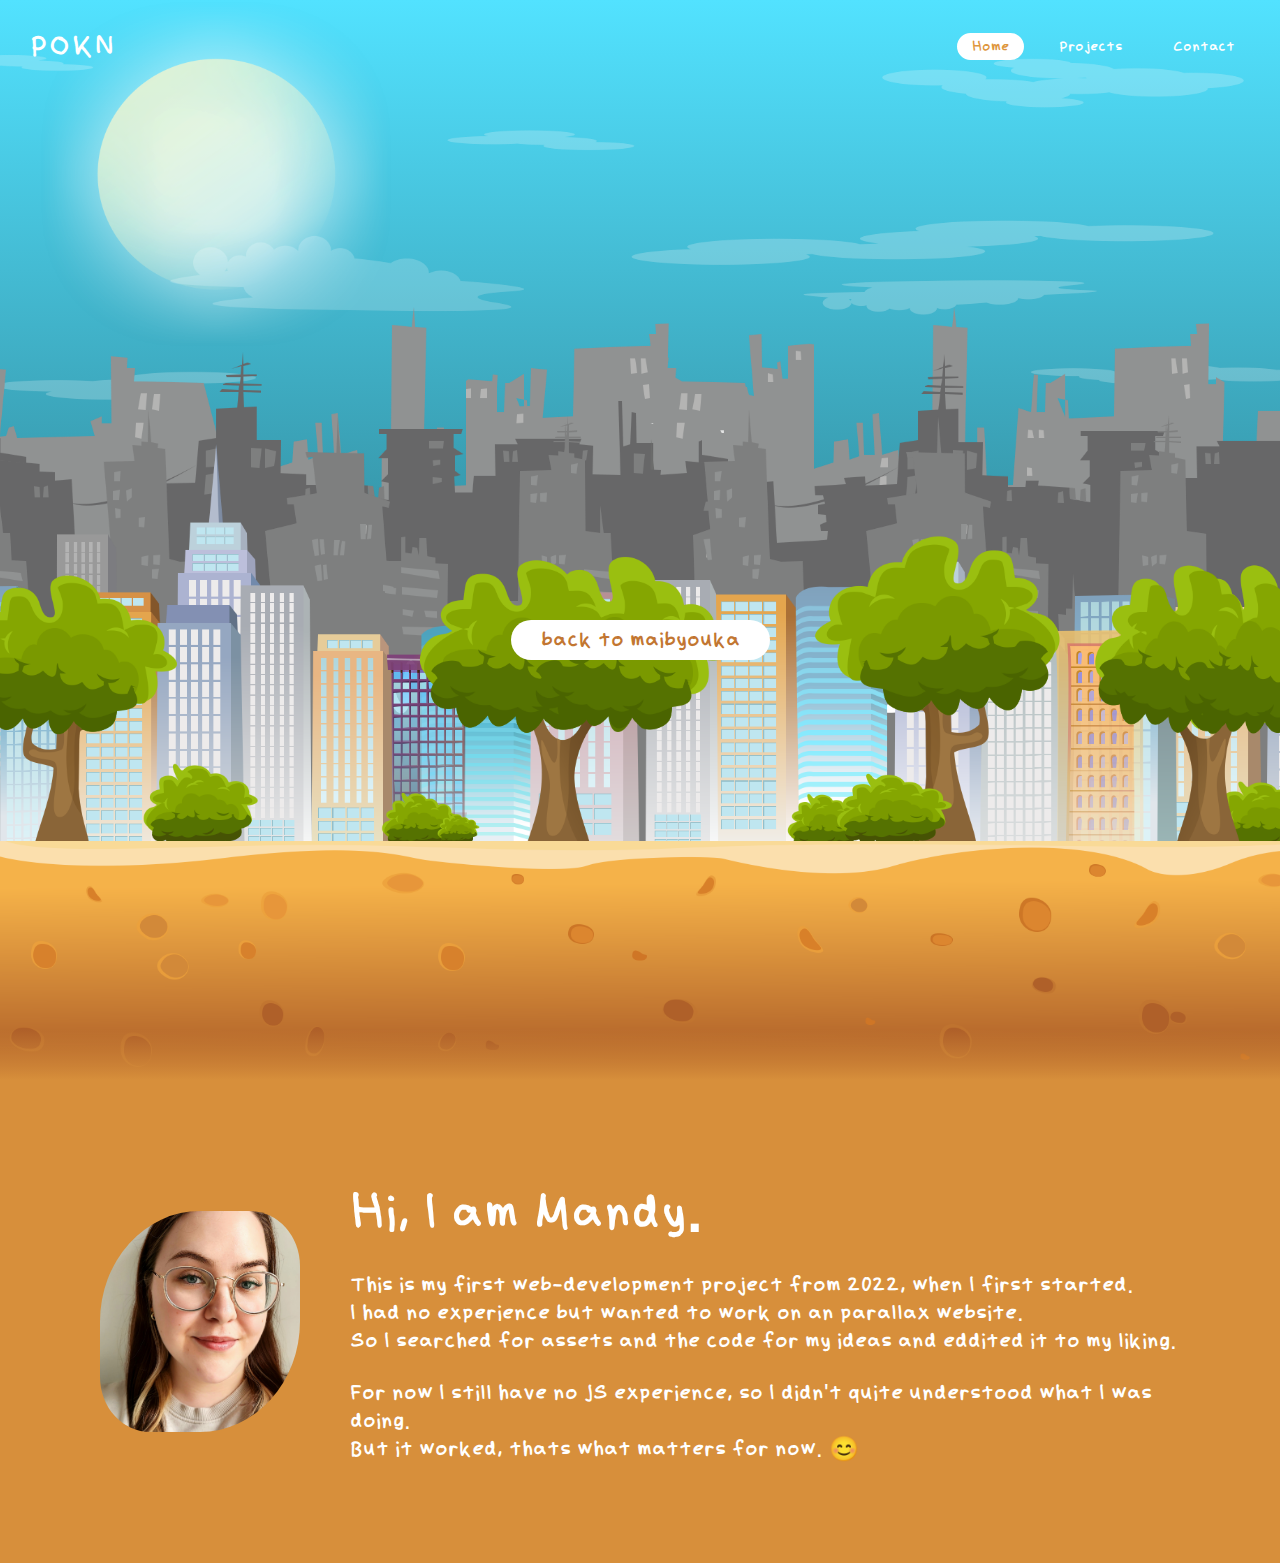
<file: Project_1_Pokn/index.html>
<!DOCTYPE html>
<html lang="en">
<head>
    <meta charset="UTF-8">
    <meta http-equiv="X-UA-Compatible" content="IE=edge">
    <meta name="viewport" content="width=device-width, initial-scale=1.0">
    <title>Pokn</title>
    <link rel="stylesheet" href="css/index-style.css">

    <style>
        @font-face { font-family: myfont; src: url('font/myfont-regular.otf'); } 
        @font-face { font-family: myfont; font-weight: bold; src: url('font/myfont-regular.otf');}
    </style>

</head>
<body>
    <header>
        <a href="index.html" class="logo">POKN</a>
        <ul>
            <li><a href="index.html" class="active">Home</a></li>
            <li><a href="projects.html">Projects</a></li>
            <li><a href="contact.html">Contact</a></li>
        </ul>
    </header>  
    <section>
        <img src="images/skyline_shadow3_layer_6.png" id="skyline_shadow3_layer_6">
        <img src="images/sky_layer_7.png" id="sky_layer_7">
        <img src="images/skyline_shadow2_layer_5.png" id="skyline_shadow2_layer_5">
        <img src="images/skyline_shadow_layer_4.png" id="skyline_shadow_layer_4">
        <img src="images/skyline_layer_3.png" id="skyline_layer_3">
        <h2 id="text">Welcome here!</h2>
        <a href="../index.html" id="btn">back to maibyouka</a>
        <img src="images/trees_layer_2.png" id="trees_layer_2">
        <img src="images/ground_layer_1.png" id="ground_layer_1">
    </section>
    <div class="sec" id="sec">
                <img src="images/Foto .jpg">
                <div class="sec-text">
                    <h2>Hi, I am Mandy.</h2><br>
                     <p>This is my first web-development project from 2022, when I first started.<br>
                        I had no experience but wanted to work on an parallax website.<br>
                        So I searched for assets and the code for my ideas and eddited it to my liking.<br>
                        <br>
                        For now I still have no JS experience, so I didn't quite understood what I was doing.<br>
                        But it worked, thats what matters for now. 😊
                </p>
                </div>
    </div>

    <script>
        let skyline_shadow3_layer_6 = document.getElementById('skyline_shadow3_layer_6');
   //     let sky_layer_7 = document.getElementById('sky_layer_7');
        let skyline_shadow2_layer_5 = document.getElementById('skyline_shadow2_layer_5');
        let skyline_shadow_layer_4 = document.getElementById('skyline_shadow_layer_4');
        let skyline_layer_3 = document.getElementById('skyline_layer_3');
        let text = document.getElementById('text');
        let btn = document.getElementById('btn');
        let trees_layer_2 = document.getElementById('trees_layer_2');
        let ground_layer_1 = document.getElementById('ground_layer_1');
        let header = document.querySelector('header');

        window.addEventListener('scroll' , function(){
            let value = window.scrollY;
            skyline_shadow3_layer_6.style.top = value * 0.7 + 'px';
        //    sky_layer_7.style.top = value * 1.05 + 'px';
            skyline_shadow2_layer_5.style.top = value * 0.6 + 'px';
            skyline_shadow_layer_4.style.top = value * 0.5 + 'px';
            skyline_layer_3.style.top = value * 0.4 + 'px';
            trees_layer_2.style.top = value * 0,3 + 'px';
            ground_layer_1.style.top = value * 0 + 'px';
            text.style.bottom = value * 3.5 + 'px';
        //    text.style.marginTop = value * 1.5 + 'px';
            btn.style.marginTop = value * 2 + 'px';
            header.style.top = value * 0.5 + 'px';
        }) 
    </script>
</body>
</html>
</file>
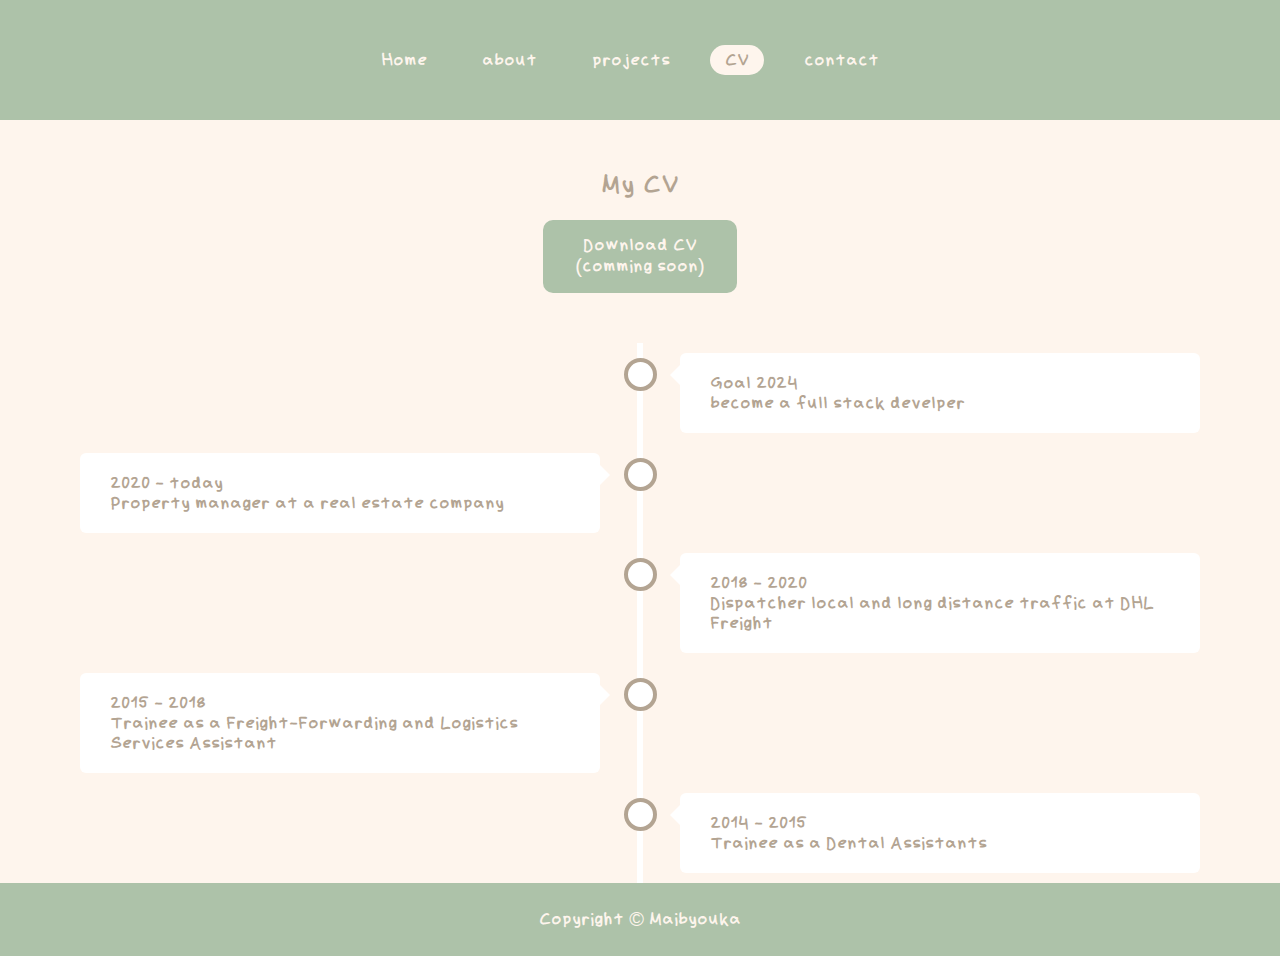
<file: cv.html>
<!DOCTYPE html>
<html lang="en">
<head>
  <meta charset="UTF-8">
  <meta name="viewport" content="width=device-width, initial-scale=1.0">
  <title>Maibyouka</title>
  <link rel="stylesheet" href="./css/cv.css">
</head>

<body id="all-backgrounds">
  <header>

    <nav>
      <ul>
        <li><a href="./index.html">Home</a></li>
        <li><a href="./about.html">about</a></li>
        <li><a href="./projects.html">projects</a></li>
        <li><a class="active" href="./cv.html">CV</a></li>
        <li><a href="./contact.html">contact</a></li>
        
      </ul>
    </nav>

  </header>

  <main>
    <div class="resume">
        <h2>My CV</h2><br>
        <button>Download CV<br>
        (comming soon)</button><br>
    </div>

    <div class="timeline">

      <div class="container right">
        <div class="content">
          <h2>Goal 2024</h2>
          <p>become a full stack develper</p>
        </div>
      </div>

      <div class="container left">
        <div class="content">
          <h2>2020 - today</h2>
          <p>Property manager at a real estate company</p>
        </div>
      </div>

      <div class="container right">
        <div class="content">
          <h2>2018 - 2020</h2>
          <p>Dispatcher local and long distance traffic at DHL Freight</p>
        </div>
      </div>

      <div class="container left">
        <div class="content">
          <h2>2015 - 2018</h2>
          <p>Trainee as a Freight-Forwarding and Logistics Services Assistant </p>
        </div>
      </div>

      <div class="container right">
        <div class="content">
          <h2>2014 - 2015</h2>
          <p>Trainee as a Dental Assistants</p>
        </div>
      </div>

    </div> 

  </main>

  <footer>
    <p>Copyright © Maibyouka</p>
  </footer>

  </body>
  </html>
</file>
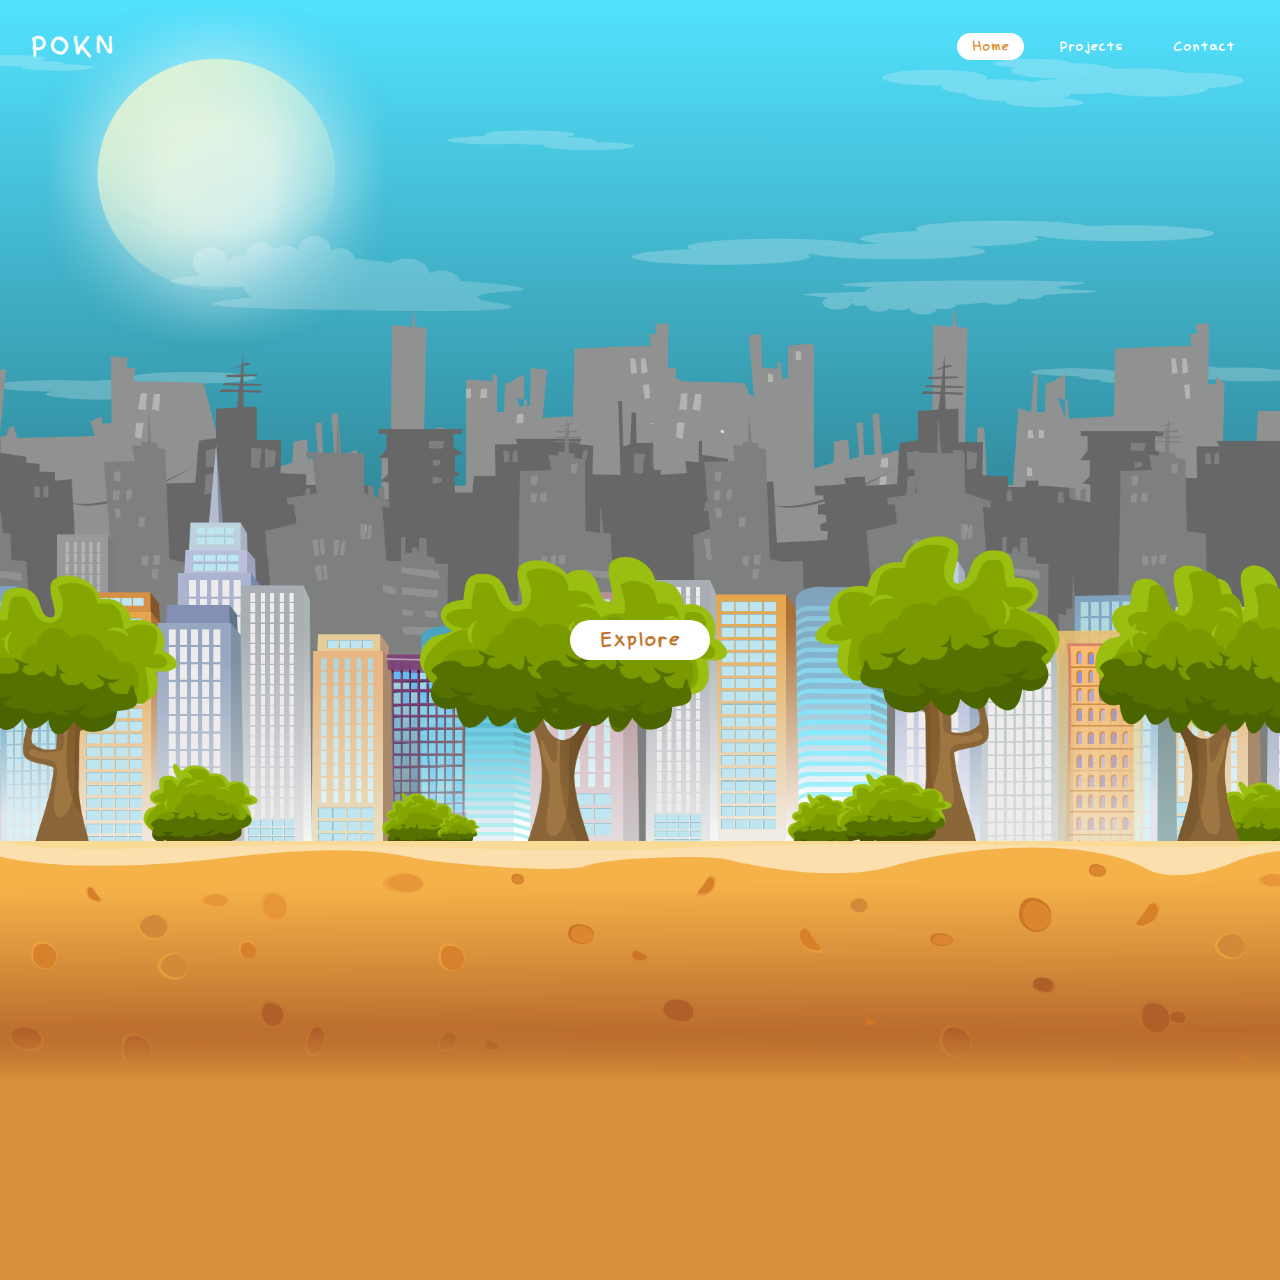
<file: Project_1_Pokn/contact.html>
<!DOCTYPE html>
<html lang="en">
<head>
    <meta charset="UTF-8">
    <meta http-equiv="X-UA-Compatible" content="IE=edge">
    <meta name="viewport" content="width=device-width, initial-scale=1.0">
    <title>Document</title>
    <link rel="stylesheet" href="css/index-style.css">

    <style>
        @font-face { font-family: myfont; src: url('font/myfont-regular.otf'); } 
        @font-face { font-family: myfont; font-weight: bold; src: url('font/myfont-regular.otf');}
    </style>

</head>
<body>
    <header>
        <a href="index.html" class="logo">POKN</a>
        <ul>
            <li><a href="index.html" class="active">Home</a></li>
            <li><a href="projects.html">Projects</a></li>
            <li><a href="contact.html">Contact</a></li>
        </ul>
    </header>  
    <section>
        <img src="images/skyline_shadow3_layer_6.png" id="skyline_shadow3_layer_6">
        <img src="images/sky_layer_7.png" id="sky_layer_7">
        <img src="images/skyline_shadow2_layer_5.png" id="skyline_shadow2_layer_5">
        <img src="images/skyline_shadow_layer_4.png" id="skyline_shadow_layer_4">
        <img src="images/skyline_layer_3.png" id="skyline_layer_3">
        <h2 id="text">Contact</h2>
        <a href="projects.html" id="btn">Explore</a>
        <img src="images/trees_layer_2.png" id="trees_layer_2">
        <img src="images/ground_layer_1.png" id="ground_layer_1">
    </section>
    <div class="sec" id="sec">
        <div class="sec-text">
        <p>

        </p>
        </div>
    </div>

    <script>
        let skyline_shadow3_layer_6 = document.getElementById('skyline_shadow3_layer_6');
   //     let sky_layer_7 = document.getElementById('sky_layer_7');
        let skyline_shadow2_layer_5 = document.getElementById('skyline_shadow2_layer_5');
        let skyline_shadow_layer_4 = document.getElementById('skyline_shadow_layer_4');
        let skyline_layer_3 = document.getElementById('skyline_layer_3');
        let text = document.getElementById('text');
        let btn = document.getElementById('btn');
        let trees_layer_2 = document.getElementById('trees_layer_2');
        let ground_layer_1 = document.getElementById('ground_layer_1');
        let header = document.querySelector('header');

        window.addEventListener('scroll' , function(){
            let value = window.scrollY;
            skyline_shadow3_layer_6.style.top = value * 0.7 + 'px';
        //    sky_layer_7.style.top = value * 1.05 + 'px';
            skyline_shadow2_layer_5.style.top = value * 0.6 + 'px';
            skyline_shadow_layer_4.style.top = value * 0.5 + 'px';
            skyline_layer_3.style.top = value * 0.4 + 'px';
            trees_layer_2.style.top = value * 0,3 + 'px';
            ground_layer_1.style.top = value * 0 + 'px';
            text.style.bottom = value * 3.5 + 'px';
        //    text.style.marginTop = value * 1.5 + 'px';
            btn.style.marginTop = value * 2 + 'px';
            header.style.top = value * 0.5 + 'px';
        }) 
    </script>
</body>
</html>
</file>
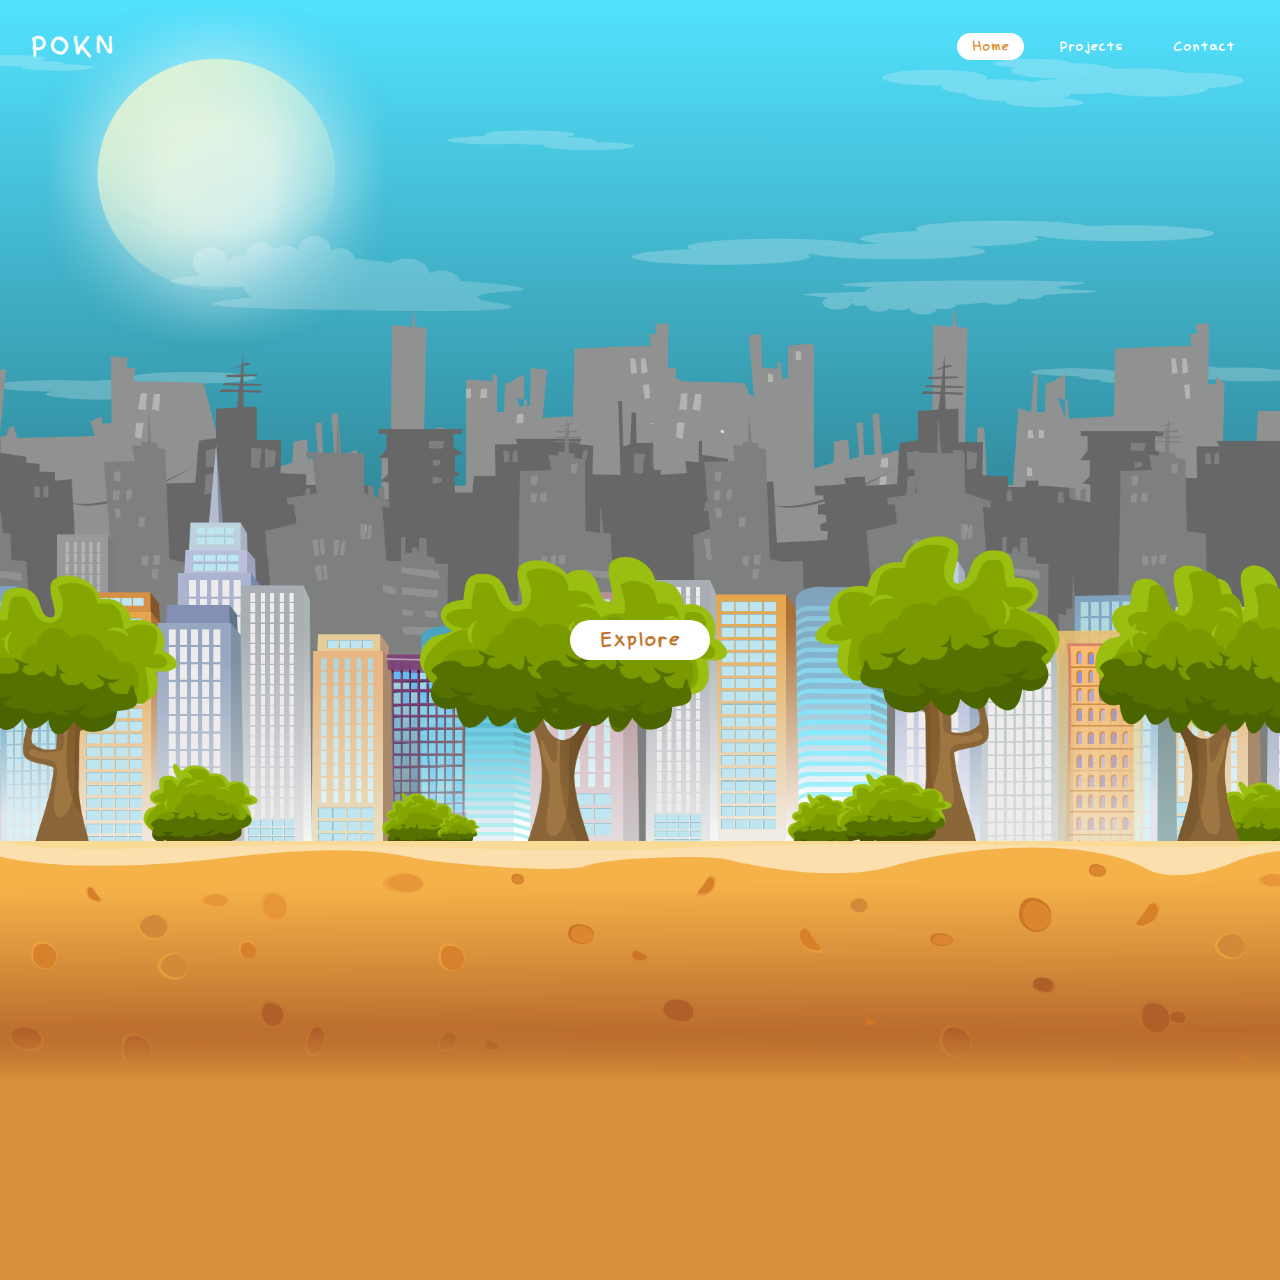
<file: Project_1_Pokn/projects.html>
<!DOCTYPE html>
<html lang="en">
<head>
    <meta charset="UTF-8">
    <meta http-equiv="X-UA-Compatible" content="IE=edge">
    <meta name="viewport" content="width=device-width, initial-scale=1.0">
    <title>Document</title>
    <link rel="stylesheet" href="css/index-style.css">

    <style>
        @font-face { font-family: myfont; src: url('font/myfont-regular.otf'); } 
        @font-face { font-family: myfont; font-weight: bold; src: url('font/myfont-regular.otf');}
    </style>

</head>
<body>
    <header>
        <a href="index.html" class="logo">POKN</a>
        <ul>
            <li><a href="index.html" class="active">Home</a></li>
            <li><a href="projects.html">Projects</a></li>
            <li><a href="contact.html">Contact</a></li>
        </ul>
    </header>  
    <section>
        <img src="images/skyline_shadow3_layer_6.png" id="skyline_shadow3_layer_6">
        <img src="images/sky_layer_7.png" id="sky_layer_7">
        <img src="images/skyline_shadow2_layer_5.png" id="skyline_shadow2_layer_5">
        <img src="images/skyline_shadow_layer_4.png" id="skyline_shadow_layer_4">
        <img src="images/skyline_layer_3.png" id="skyline_layer_3">
        <h2 id="text">Projects</h2>
        <a href="projects.html" id="btn">Explore</a>
        <img src="images/trees_layer_2.png" id="trees_layer_2">
        <img src="images/ground_layer_1.png" id="ground_layer_1">
    </section>
    <div class="sec" id="sec">
        <div class="sec-text">
         <p>

        </p>
        </div>
    </div>

    <script>
        let skyline_shadow3_layer_6 = document.getElementById('skyline_shadow3_layer_6');
   //     let sky_layer_7 = document.getElementById('sky_layer_7');
        let skyline_shadow2_layer_5 = document.getElementById('skyline_shadow2_layer_5');
        let skyline_shadow_layer_4 = document.getElementById('skyline_shadow_layer_4');
        let skyline_layer_3 = document.getElementById('skyline_layer_3');
        let text = document.getElementById('text');
        let btn = document.getElementById('btn');
        let trees_layer_2 = document.getElementById('trees_layer_2');
        let ground_layer_1 = document.getElementById('ground_layer_1');
        let header = document.querySelector('header');

        window.addEventListener('scroll' , function(){
            let value = window.scrollY;
            skyline_shadow3_layer_6.style.top = value * 0.7 + 'px';
        //    sky_layer_7.style.top = value * 1.05 + 'px';
            skyline_shadow2_layer_5.style.top = value * 0.6 + 'px';
            skyline_shadow_layer_4.style.top = value * 0.5 + 'px';
            skyline_layer_3.style.top = value * 0.4 + 'px';
            trees_layer_2.style.top = value * 0,3 + 'px';
            ground_layer_1.style.top = value * 0 + 'px';
            text.style.bottom = value * 3.5 + 'px';
        //    text.style.marginTop = value * 1.5 + 'px';
            btn.style.marginTop = value * 2 + 'px';
            header.style.top = value * 0.5 + 'px';
        }) 
    </script>
</body>
</html>
</file>
<file: Project_1_Pokn/css/index-style.css>
* {
    margin: 0;
    padding: 0;
    box-sizing: border-box;
    font-family: 'myfont', sans-serif;
    scroll-behavior: smooth;
}
body {
    min-height: 50vh;
    background: linear-gradient(#52e2ff, #000000);
    overflow-x: hidden;
}
header {
    position: absolute;
    top: 0;
    left: 0;
    width: 100%;
    padding: 30px 30px;
    display: flex;
    justify-content: space-between;
    align-items: center;
    z-index: 10000;
}
header .logo {
    color: #fff;
    font-weight: 700;
    text-decoration: none;
    font-size: 2em;
    text-transform: uppercase;
    letter-spacing: 2px;
}
header ul {
    display: flex;
    justify-content: center;
    align-items: center;
}
header ul li {
    list-style: none;
    margin-left: 20px;
}
header ul li a {
    text-decoration: none;
    padding: 6px 15px;
    color: #fff;
    border-radius: 20px;
}
header ul li a:hover  , 
header ul li a.active {
    background: #fff;
    color: #DE973E;
}
section {
    position: relative;
    width: 100%;
    height: 120vh;
    padding: 100px;
    display: flex;
    justify-content: center;
    align-items: center;
    overflow: hidden;
}
section::before {
    content: '';
    position: absolute;
    bottom: 0;
    width: 100%;
    height: 50px;
    background: linear-gradient(to top, #D78F3B, transparent);
    z-index: 1000;
}
section img {
    position: absolute;
    top: 0;
    left: 0;
    width: 100%;
    height: 100%;
    object-fit: cover;
    pointer-events: none;
}
section img#skyline_shadow3_layer_6 {
    z-index: 8;
}
section img#skyline_shadow2_layer_5 {
    z-index: 9;
}
section img#skyline_shadow_layer_4 {
    z-index: 10;
}
section img#skyline_layer_3 {
    z-index: 11;
}
section img#sky_layer_7 {
    display: flex;
    justify-content: center;
    align-items: center;
}
section img#ground_layer_1 {
    z-index: 14;
    position: absolute;
}
section img#trees_layer_2 {
    z-index: 12;
    position: absolute;
}
#text {
    position: absolute;
    margin: 10vh;
    padding: 10px;
    color: #fff;
    white-space: nowrap;
    font-size: 7.5vw;
    z-index: 10;
    transform: translateY(150px);
}
#btn {
    text-decoration: none;
    display: inline-block;
    padding: 8px 30px;
    border-radius: 40px;
    background: #fff;
    color: #C27631;
    font-size: 1.5em;
    z-index: 13;
    transform: translateY(100px);
}
.sec {
    position: relative;
    padding: 100px;
    background: #D78F3B;
    display: flex;
    align-items: center;
}
.sec h2 {
    font-size: 3.5em;
    margin-bottom: 10px;
    color: #fff;
}
.sec p {
    font-size: 1.5em;
    color: #fff;
}

.sec img {
    width: 200px;
    height: auto;
    border-radius: 50% 25%;
    margin-right: 50px;
}
.sec-text {
    margin: 0;
}
</file>
<file: css/cv.css>
/* For mobile phones: */
[class*="wrapper"] {
  width: 100%;
}

* {
  margin: 0;
  padding: 0;
  font-family: 'myfont', sans-serif;
  scroll-behavior: smooth;
  font-size: 20px;
}

@font-face { font-family: myfont; src: url('../font/myfont-regular.otf'); } 
@font-face { font-family: myfont; font-weight: bold; src: url('../font/myfont-regular.otf');}

#all-backgrounds {
  background-color:#FEF5ED;

}
  
div.wrapper {
  overflow-x: hidden;
  position: relative;
}

/* ++++ header ++++ */

  
header{
  background-color: #ADC2A9;
  color: #FEF5ED;
  padding: 25px;
  text-align: center;
}

/* ++++ nav bar ++++ */

nav{
  background-color: #ADC2A9;
  color: #FEF5ED;
  padding: 25px;
  text-align: center;
}
nav ul li a{
  text-decoration: none;
  padding: 6px 15px;
  color: #FEF5ED;
  border-radius: 20px;
}

nav ul{
  list-style: none;
  margin: 0;
  padding: 0;
  display: inline-block;
}

nav li{
  display: inline-block;
  margin-right: 20px;
}

nav a{
  color: #FEF5ED;
  text-decoration: none;
}

nav ul li a:hover  , 
nav ul li a.active {
    background: #FEF5ED;
    color: #B3A492;
}

/* ++++ button ++++ */

button{
  background-color: #ADC2A9;
  border: none;
  border-radius: 10px;
  color: #FEF5ED;
  padding: 15px 32px;
  text-decoration: none;
  font-size: 20px; 
  }

.resume{
    color: #B3A492;
    text-align: center;
    padding: 50px;
  }
  
  .resume h2 {
    color: #B3A492;
    font-size: 30px;
  }
  
  .resume p {
    font-size: 20px;
    color: #B3A492;
  }
  
  /* ++++ timeline  ++++ */
  * {
    box-sizing: border-box;
  }
  
  /* Set a background color */
  
  /* The actual timeline (the vertical ruler) */
  .timeline {
    position: relative;
    max-width: 1200px;
    margin: 0 auto;
  }
  
  /* The actual timeline (the vertical ruler) */
  .timeline::after {
    content: '';
    position: absolute;
    width: 6px;
    background-color: #fff;
    top: 0;
    bottom: 0;
    left: 50%;
    margin-left: -3px;
  }
  
  /* Container around content */
  .container {
    padding: 10px 40px;
    position: relative;
    background-color: inherit;
    width: 50%;
  }
  
  /* The circles on the timeline */
  .container::after {
    content: '';
    position: absolute;
    width: 25px;
    height: 25px;
    right: -17px;
    background-color: white;
    border: 4px solid #B3A492;
    top: 15px;
    border-radius: 50%;
    z-index: 1;
  }
  
  /* Place the container to the left */
  .left {
    left: 0;
  }
  
  /* Place the container to the right */
  .right {
    left: 50%;
  }
  
  /* Add arrows to the left container (pointing right) */
  .left::before {
    content: " ";
    height: 0;
    position: absolute;
    top: 22px;
    width: 0;
    z-index: 1;
    right: 30px;
    border: medium solid white;
    border-width: 10px 0 10px 10px;
    border-color: transparent transparent transparent white;
  }
  
  /* Add arrows to the right container (pointing left) */
  .right::before {
    content: " ";
    height: 0;
    position: absolute;
    top: 22px;
    width: 0;
    z-index: 1;
    left: 30px;
    border: medium solid white;
    border-width: 10px 10px 10px 0;
    border-color: transparent white transparent transparent;
  }
  
  /* Fix the circle for containers on the right side */
  .right::after {
    left: -16px;
  }
  
  /* The actual content */
  .content {
    padding: 20px 30px;
    background-color: white;
    color: #B3A492;
    position: relative;
    border-radius: 6px;
  }
  
  /* Media queries - Responsive timeline on screens less than 600px wide */
  @media screen and (max-width: 600px) {
  /* Place the timelime to the left */
    .timeline::after {
      left: 31px;
    }
  
  /* Full-width containers */
    .container {
      width: 100%;
      padding-left: 70px;
      padding-right: 25px;
    }
  
  /* Make sure that all arrows are pointing leftwards */
    .container::before {
      left: 60px;
      border: medium solid white;
      border-width: 10px 10px 10px 0;
      border-color: transparent white transparent transparent;
    }
  
  /* Make sure all circles are at the same spot */
    .left::after, .right::after {
      left: 15px;
    }
  
  /* Make all right containers behave like the left ones */
    .right {
      left: 0%;
    }

    nav {
      display: block;
      text-align: center;
    }
  
    nav ul {
      display: block;
      margin: 0;
      padding: 0;
    }
  
    nav li {
      display: block;
      margin: 0;
    }
  
    nav a {
      display: block;
      padding: 10px;
    }
  }


  footer{
    background-color: #ADC2A9;
    color: #FEF5ED;
    margin-top: auto;
    padding: 25px;
    text-align: center;
  }
</file>
